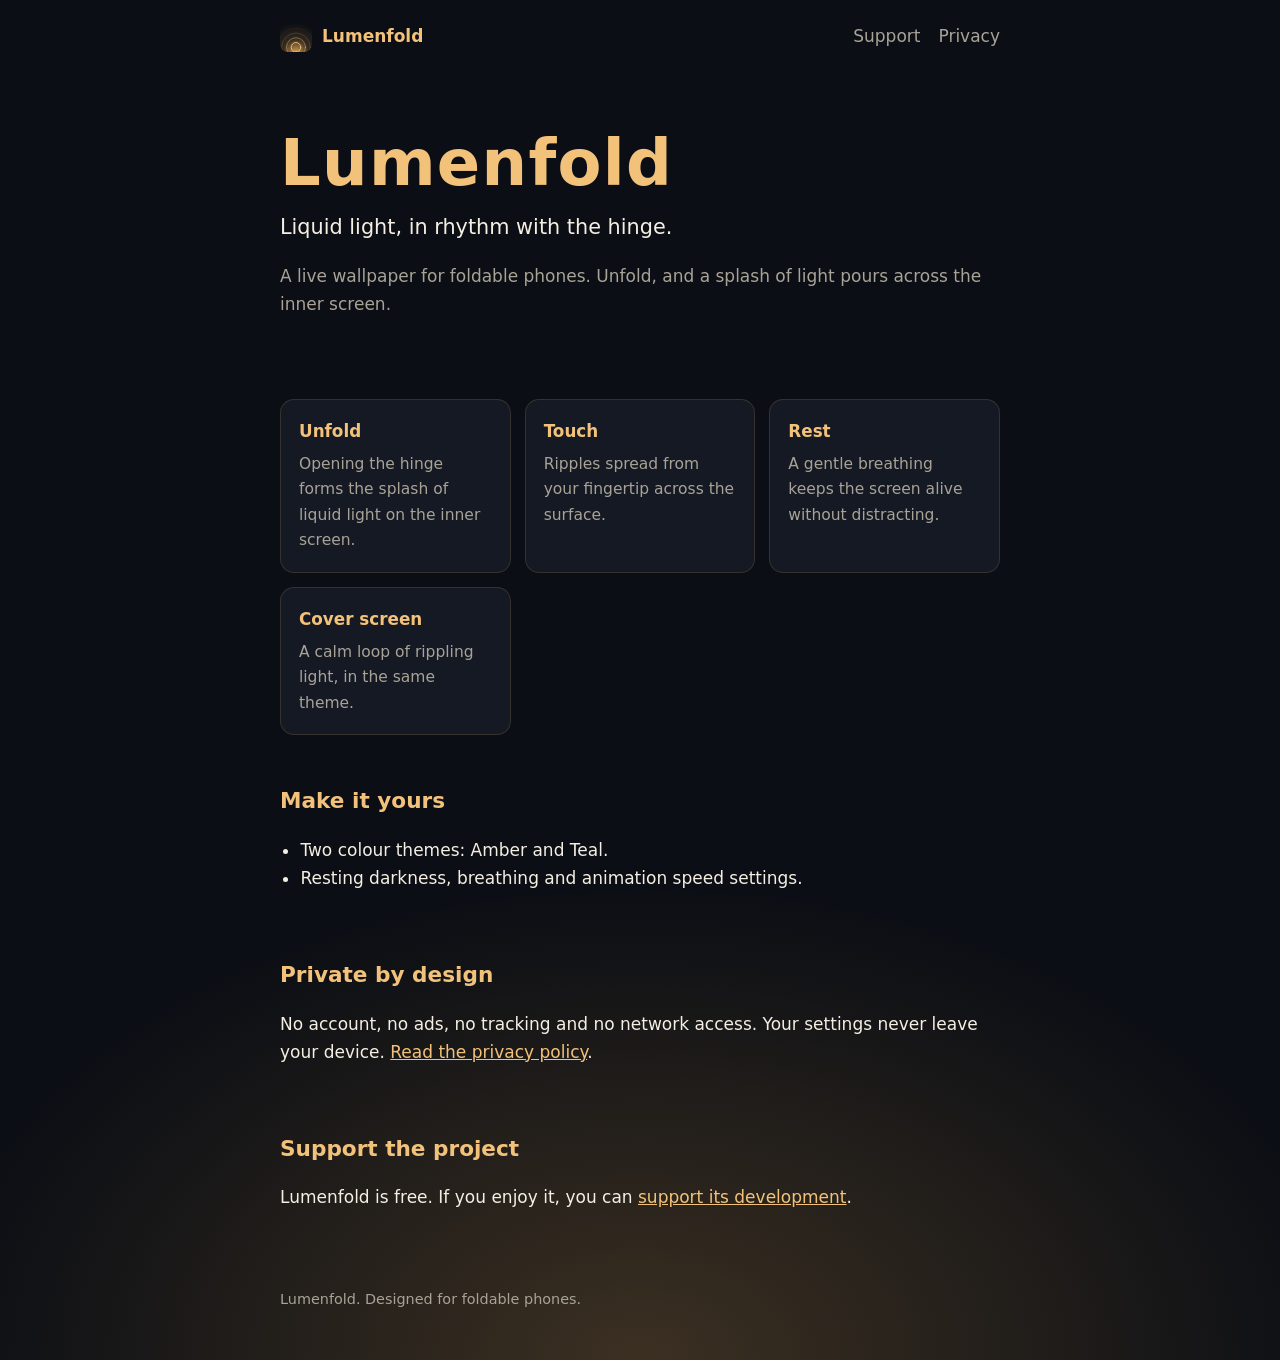
<file: index.html>
<!doctype html>
<html lang="en">
<head>
<meta charset="utf-8">
<meta name="viewport" content="width=device-width,initial-scale=1">
<title>Lumenfold - Live wallpaper for foldable phones</title>
<meta name="description" content="Liquid light, in rhythm with the hinge. A live wallpaper for foldable phones.">
<meta name="theme-color" content="#0B0E14">
<link rel="icon" href="icon.svg" type="image/svg+xml">
<link rel="stylesheet" href="style.css">
</head>
<body>
<div class="wrap">
<header><a class="brand" href="index.html"><img src="icon.svg" alt="">Lumenfold</a>
<nav><a href="support.html">Support</a><a href="privacy.html">Privacy</a></nav></header>
<main>
<div class="hero">
<h1>Lumenfold</h1>
<p class="tag">Liquid light, in rhythm with the hinge.</p>
<p class="muted">A live wallpaper for foldable phones. Unfold, and a splash of light pours across the inner screen.</p>
</div>
<section>
<div class="grid">
<div class="card"><h3>Unfold</h3><p>Opening the hinge forms the splash of liquid light on the inner screen.</p></div>
<div class="card"><h3>Touch</h3><p>Ripples spread from your fingertip across the surface.</p></div>
<div class="card"><h3>Rest</h3><p>A gentle breathing keeps the screen alive without distracting.</p></div>
<div class="card"><h3>Cover screen</h3><p>A calm loop of rippling light, in the same theme.</p></div>
</div>
</section>
<section>
<h2>Make it yours</h2>
<ul>
<li>Two colour themes: Amber and Teal.</li>
<li>Resting darkness, breathing and animation speed settings.</li>
</ul>
</section>
<section>
<h2>Private by design</h2>
<p>No account, no ads, no tracking and no network access. Your settings never leave your device. <a href="privacy.html">Read the privacy policy</a>.</p>
</section>
<section>
<h2>Support the project</h2>
<p>Lumenfold is free. If you enjoy it, you can <a href="support.html">support its development</a>.</p>
</section>
</main>
<footer>Lumenfold. Designed for foldable phones.</footer>
</div>
</body>
</html>
</file>
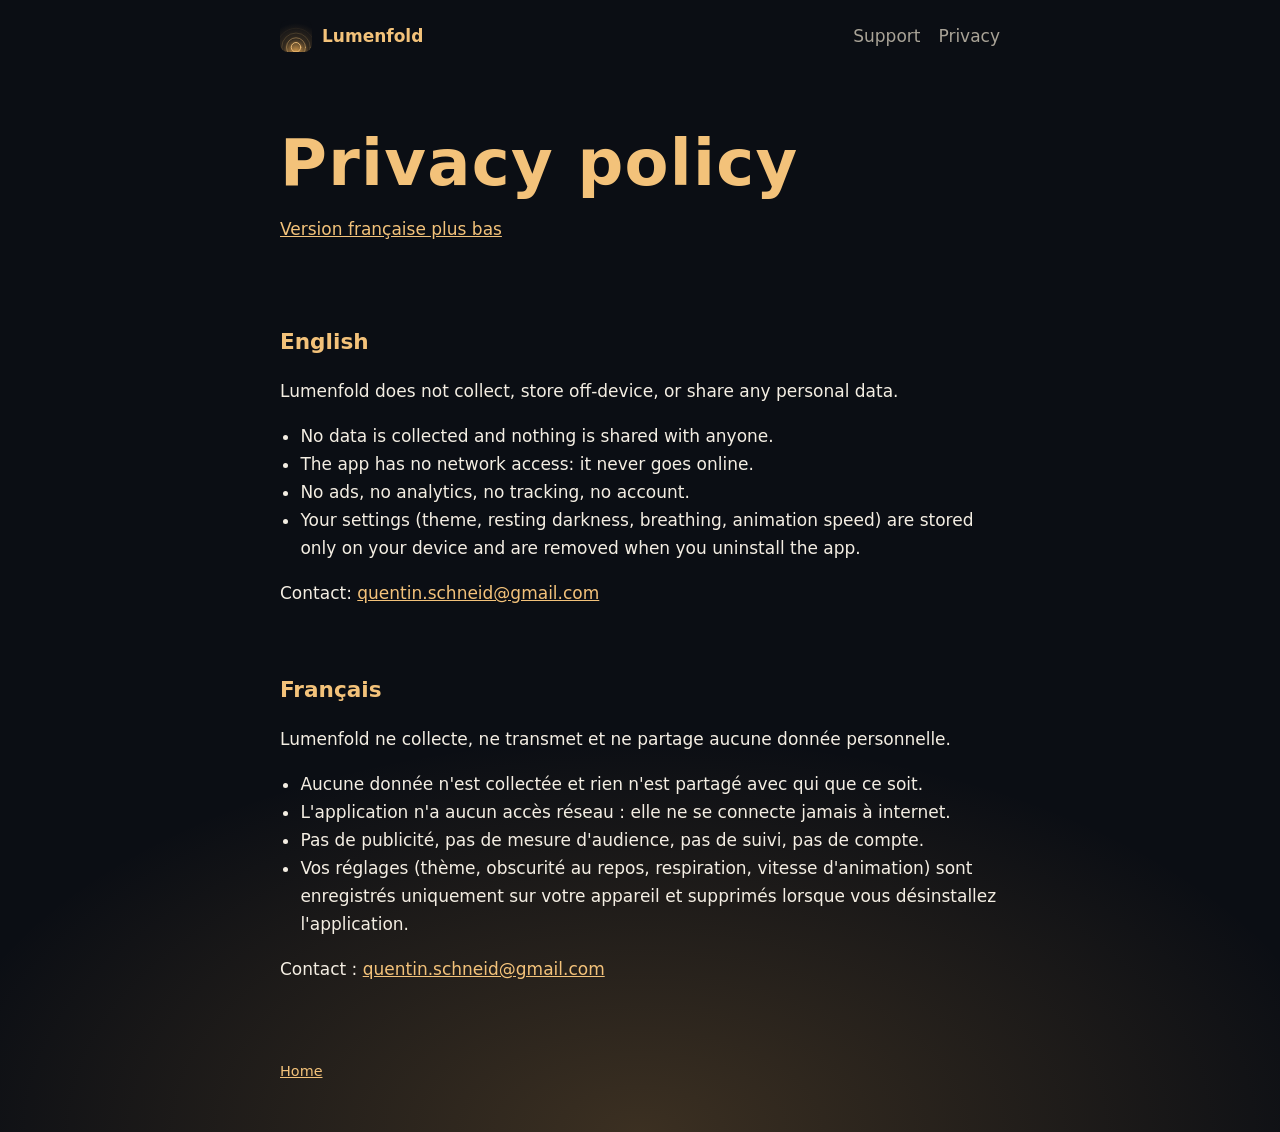
<file: privacy.html>
<!doctype html>
<html lang="en">
<head>
<meta charset="utf-8">
<meta name="viewport" content="width=device-width,initial-scale=1">
<title>Privacy policy - Lumenfold</title>
<meta name="description" content="Lumenfold privacy policy: no data collected, no network access.">
<meta name="theme-color" content="#0B0E14">
<link rel="icon" href="icon.svg" type="image/svg+xml">
<link rel="stylesheet" href="style.css">
</head>
<body>
<div class="wrap">
<header><a class="brand" href="index.html"><img src="icon.svg" alt="">Lumenfold</a>
<nav><a href="support.html">Support</a><a href="privacy.html">Privacy</a></nav></header>
<main>
<div class="hero"><h1>Privacy policy</h1>
<p class="muted"><a href="#fr">Version française plus bas</a></p></div>
<section id="en">
<h2>English</h2>
<p>Lumenfold does not collect, store off-device, or share any personal data.</p>
<ul>
<li>No data is collected and nothing is shared with anyone.</li>
<li>The app has no network access: it never goes online.</li>
<li>No ads, no analytics, no tracking, no account.</li>
<li>Your settings (theme, resting darkness, breathing, animation speed) are stored only on your device and are removed when you uninstall the app.</li>
</ul>
<p>Contact: <a href="mailto:quentin.schneid@gmail.com">quentin.schneid@gmail.com</a></p>
</section>
<section id="fr" lang="fr">
<h2>Français</h2>
<p>Lumenfold ne collecte, ne transmet et ne partage aucune donnée personnelle.</p>
<ul>
<li>Aucune donnée n'est collectée et rien n'est partagé avec qui que ce soit.</li>
<li>L'application n'a aucun accès réseau : elle ne se connecte jamais à internet.</li>
<li>Pas de publicité, pas de mesure d'audience, pas de suivi, pas de compte.</li>
<li>Vos réglages (thème, obscurité au repos, respiration, vitesse d'animation) sont enregistrés uniquement sur votre appareil et supprimés lorsque vous désinstallez l'application.</li>
</ul>
<p>Contact : <a href="mailto:quentin.schneid@gmail.com">quentin.schneid@gmail.com</a></p>
</section>
</main>
<footer><a href="index.html">Home</a></footer>
</div>
</body>
</html>
</file>
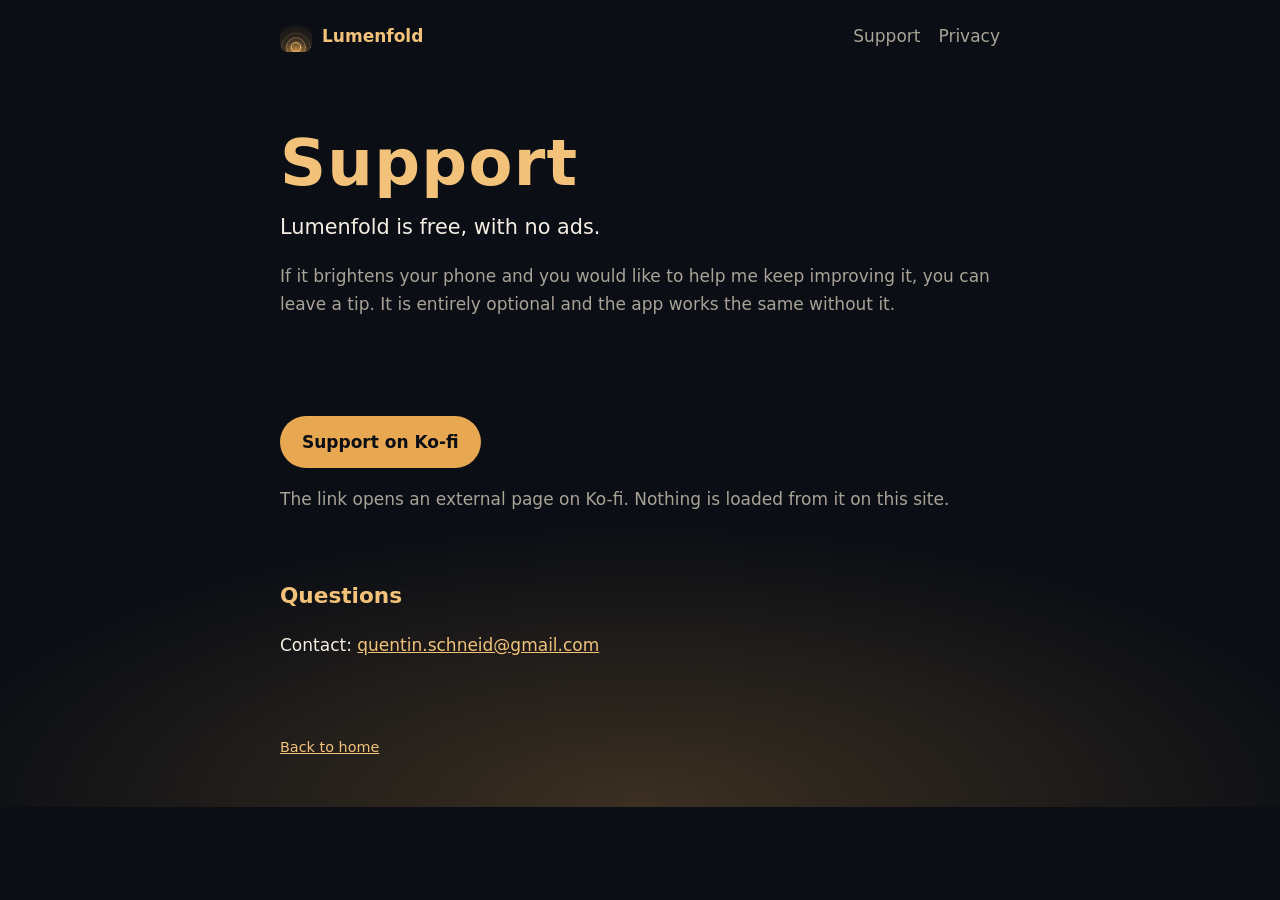
<file: support.html>
<!doctype html>
<html lang="en">
<head>
<meta charset="utf-8">
<meta name="viewport" content="width=device-width,initial-scale=1">
<title>Support Lumenfold</title>
<meta name="description" content="Support the development of Lumenfold.">
<meta name="theme-color" content="#0B0E14">
<link rel="icon" href="icon.svg" type="image/svg+xml">
<link rel="stylesheet" href="style.css">
</head>
<body>
<div class="wrap">
<header><a class="brand" href="index.html"><img src="icon.svg" alt="">Lumenfold</a>
<nav><a href="support.html">Support</a><a href="privacy.html">Privacy</a></nav></header>
<main>
<div class="hero">
<h1>Support</h1>
<p class="tag">Lumenfold is free, with no ads.</p>
<p class="muted">If it brightens your phone and you would like to help me keep improving it, you can leave a tip. It is entirely optional and the app works the same without it.</p>
</div>
<section>
<p><a class="btn" id="kofi" href="https://ko-fi.com/J3J6FK3MG" rel="noopener">Support on Ko-fi</a></p>
<p class="muted">The link opens an external page on Ko-fi. Nothing is loaded from it on this site.</p>
</section>
<section>
<h2>Questions</h2>
<p>Contact: <a href="mailto:quentin.schneid@gmail.com">quentin.schneid@gmail.com</a></p>
</section>
</main>
<footer><a href="index.html">Back to home</a></footer>
</div>
</body>
</html>
</file>
<file: style.css>
:root{--bg:#0B0E14;--fg:#F4EEE3;--muted:#A9A397;--amber:#E8A852;--light:#F3C27A;--card:#141923}
*{box-sizing:border-box}
html{background:var(--bg)}
body{margin:0;background:radial-gradient(ellipse 80% 50% at 50% 100%,rgba(232,168,82,.22),transparent 70%) no-repeat,var(--bg);color:var(--fg);font:17px/1.65 system-ui,"Segoe UI",Roboto,sans-serif}
a{color:var(--light)}
a:hover{color:var(--amber)}
.wrap{max-width:760px;margin:0 auto;padding:0 20px}
header{padding:20px 0;display:flex;align-items:center;justify-content:space-between;gap:12px;flex-wrap:wrap}
header .brand{display:flex;align-items:center;gap:10px;font-weight:600;color:var(--light);text-decoration:none}
header img{width:32px;height:32px;border-radius:8px}
nav a{margin-left:18px;text-decoration:none;color:var(--muted)}
nav a:hover{color:var(--light)}
.hero{padding:56px 0 40px}
h1{font-size:clamp(2.4rem,9vw,4rem);line-height:1.1;margin:0 0 12px;color:var(--light);letter-spacing:.02em}
h2{color:var(--light);margin:0 0 10px;font-size:1.35rem}
.tag{font-size:1.3rem;margin:0 0 8px}
.muted{color:var(--muted)}
section{padding:24px 0}
.grid{display:grid;grid-template-columns:repeat(auto-fit,minmax(220px,1fr));gap:14px}
.card{background:var(--card);border:1px solid rgba(243,194,122,.14);border-radius:14px;padding:18px}
.card h3{margin:0 0 6px;color:var(--light);font-size:1.05rem}
.card p{margin:0;color:var(--muted);font-size:.97rem}
.btn{display:inline-block;background:var(--amber);color:#0B0E14;font-weight:600;padding:12px 22px;border-radius:999px;text-decoration:none}
.btn:hover{background:var(--light);color:#0B0E14}
footer{padding:36px 0 48px;color:var(--muted);font-size:.9rem}
ul{padding-left:1.2em}
</file>
